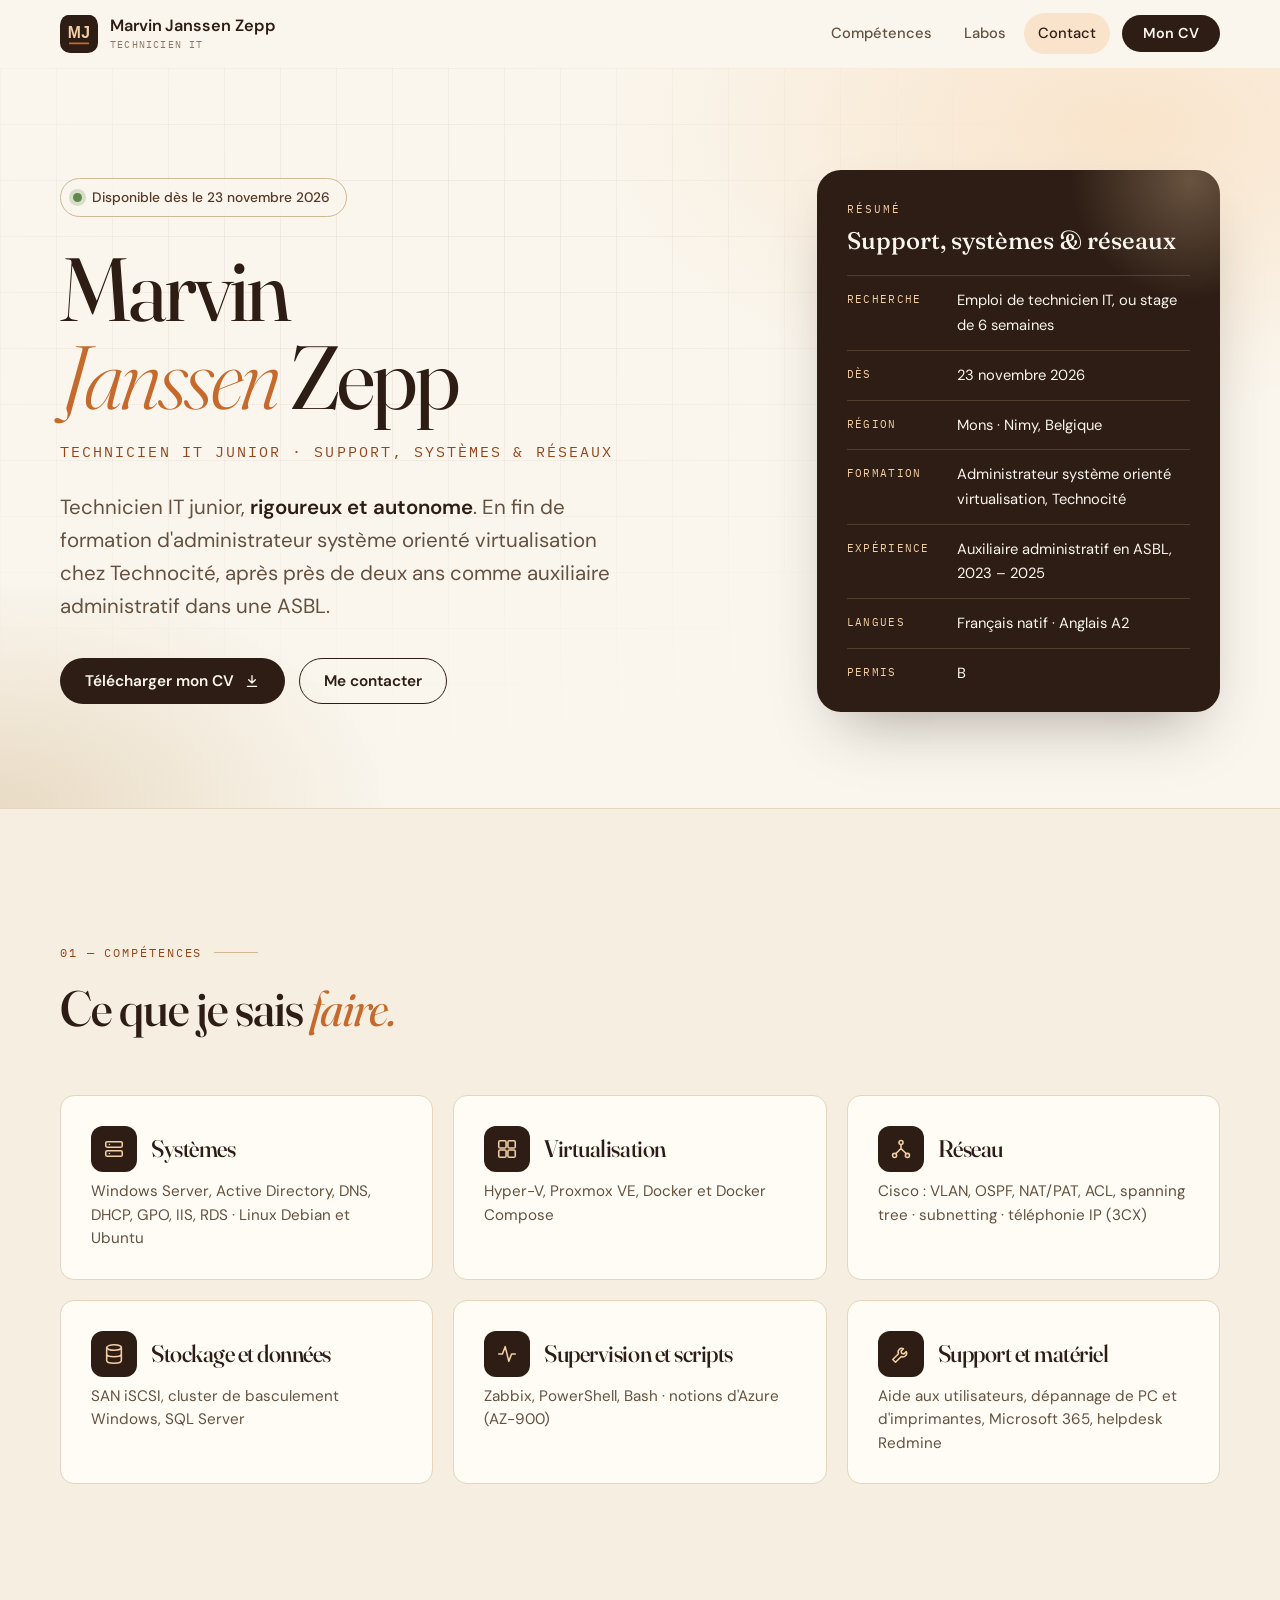
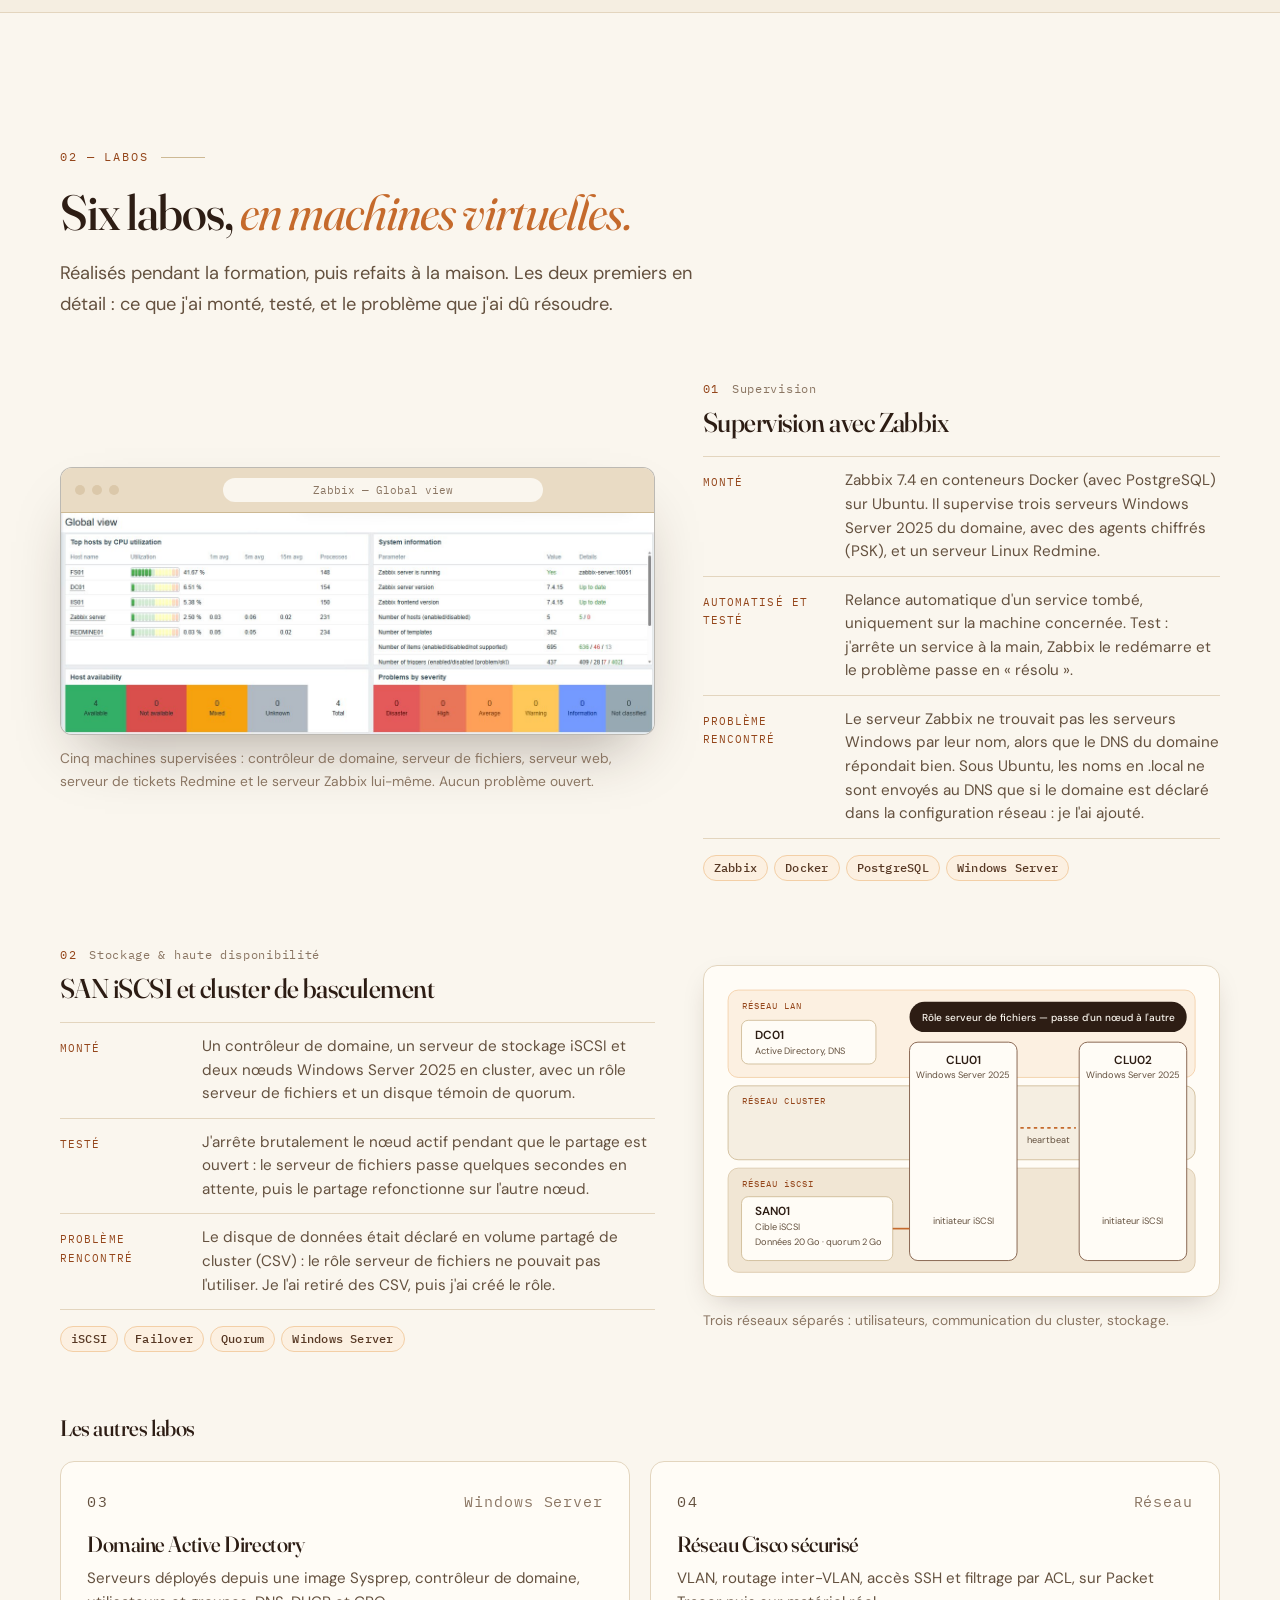
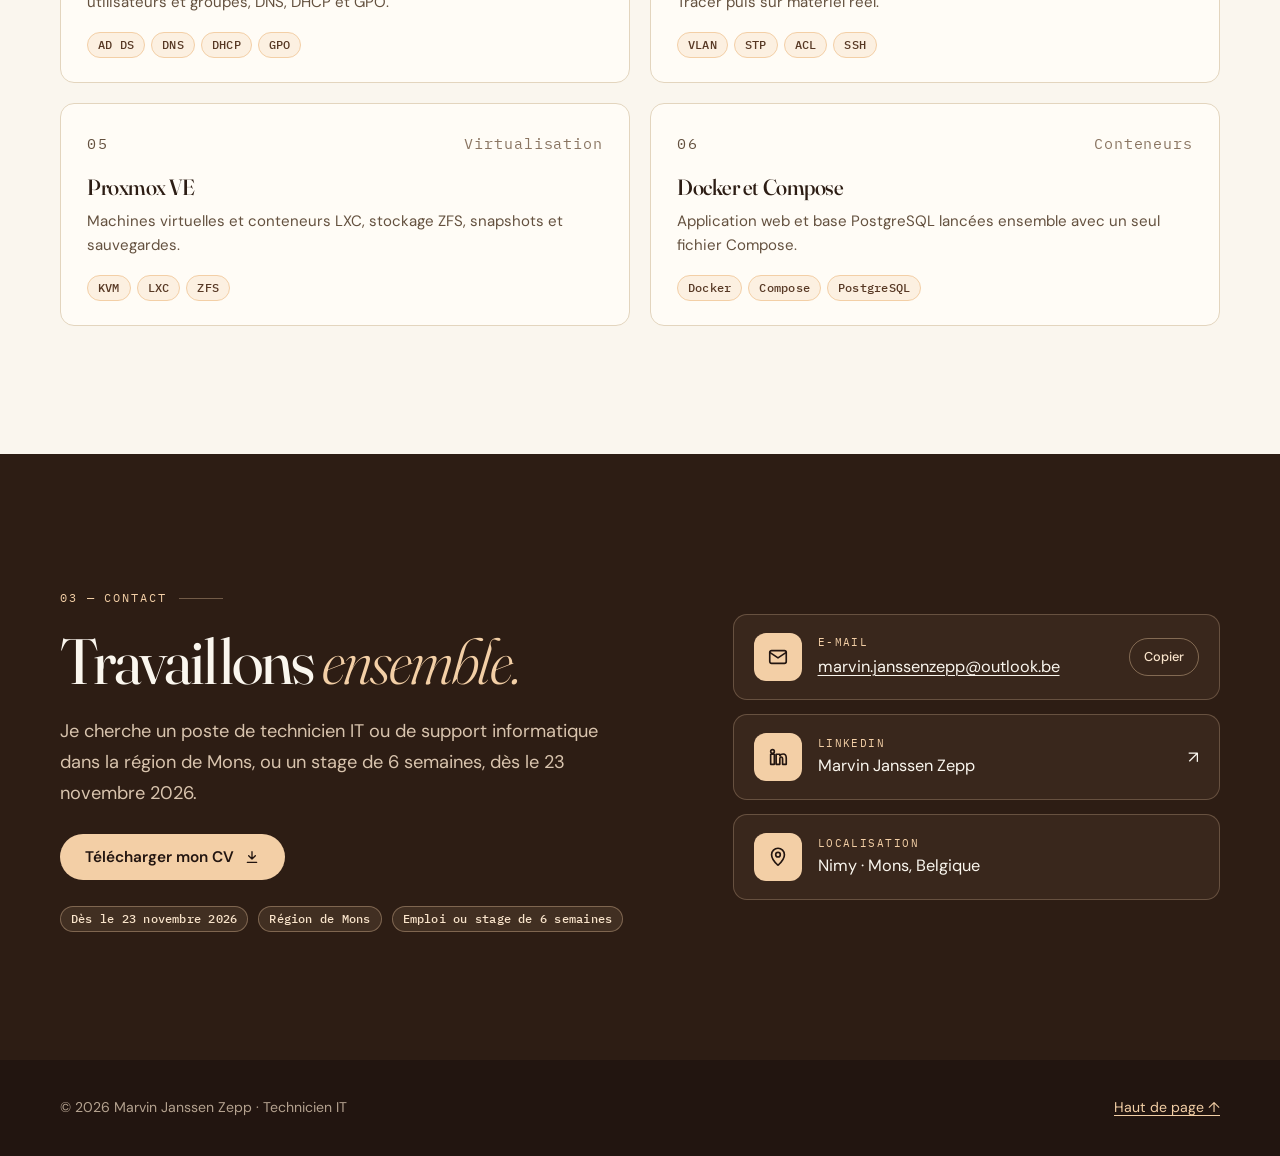
<file: index.html>
<!DOCTYPE html>
<html lang="fr">
<head>
    <meta charset="utf-8">
    <meta name="viewport" content="width=device-width, initial-scale=1">
    <title>Marvin Janssen Zepp — Technicien IT · support et infrastructure</title>
    <meta name="description" content="Portfolio de Marvin Janssen Zepp, technicien IT junior à Mons : Windows Server, Active Directory, Hyper-V, Proxmox, réseau Cisco, Zabbix, Docker. Disponible dès le 23 novembre 2026 pour un emploi ou un stage de 6 semaines.">
    <meta name="author" content="Marvin Janssen Zepp">
    <meta name="theme-color" content="#2D1D14">
    <link rel="canonical" href="https://marvin32165.github.io/Portfolio/">

    <meta property="og:type" content="website">
    <meta property="og:locale" content="fr_BE">
    <meta property="og:site_name" content="Marvin Janssen Zepp — Portfolio">
    <meta property="og:title" content="Marvin Janssen Zepp — Technicien IT · support et infrastructure">
    <meta property="og:description" content="Windows Server, Active Directory, Hyper-V, Proxmox, réseau Cisco, Zabbix, Docker. Technicien IT junior, rigoureux et autonome — disponible dès le 23 novembre 2026.">
    <meta property="og:url" content="https://marvin32165.github.io/Portfolio/">
    <meta property="og:image" content="https://marvin32165.github.io/Portfolio/assets/img/og.png">
    <meta property="og:image:width" content="1200">
    <meta property="og:image:height" content="630">
    <meta name="twitter:card" content="summary_large_image">

    <link rel="icon" href="assets/img/favicon.svg" type="image/svg+xml">

    <link rel="preconnect" href="https://fonts.googleapis.com">
    <link rel="preconnect" href="https://fonts.gstatic.com" crossorigin>
    <link href="https://fonts.googleapis.com/css2?family=DM+Sans:ital,opsz,wght@0,9..40,400;0,9..40,500;0,9..40,600;1,9..40,400&family=Fraunces:ital,opsz,wght@0,9..144,300;0,9..144,400;0,9..144,500;0,9..144,600;1,9..144,300;1,9..144,400&family=IBM+Plex+Mono:wght@400;500&display=swap" rel="stylesheet">
    <link rel="stylesheet" href="assets/css/style.css">

    <script type="application/ld+json">
    {
        "@context": "https://schema.org",
        "@type": "Person",
        "name": "Marvin Janssen Zepp",
        "jobTitle": "Technicien IT — support et infrastructure",
        "email": "mailto:marvin.janssenzepp@outlook.be",
        "url": "https://marvin32165.github.io/Portfolio/",
        "sameAs": ["https://www.linkedin.com/in/marvin-janssen-zepp"],
        "address": { "@type": "PostalAddress", "postalCode": "7020", "addressLocality": "Nimy (Mons)", "addressCountry": "BE" },
        "knowsLanguage": ["fr", "en"],
        "knowsAbout": ["Windows Server", "Active Directory", "Hyper-V", "Proxmox", "Cisco", "Zabbix", "Docker", "Support informatique"]
    }
    </script>
</head>
<body>
<a class="skip-link" href="#contenu">Aller au contenu</a>

<!-- ═════════ EN-TÊTE ═════════ -->
<header class="site-header">
    <div class="container site-header__inner">
        <a class="brand" href="#top" aria-label="Marvin Janssen Zepp — retour en haut">
            <span class="brand__mark" aria-hidden="true"><img src="assets/img/favicon.svg" alt="" width="38" height="38"></span>
            <span class="brand__name">Marvin Janssen Zepp
                <span class="brand__role">Technicien IT</span>
            </span>
        </a>

        <button class="nav-toggle" type="button" aria-expanded="false" aria-controls="nav" aria-label="Ouvrir le menu">
            <span class="nav-toggle__bars" aria-hidden="true"></span>
        </button>

        <nav class="nav" id="nav" aria-label="Navigation principale">
            <ul class="nav__list">
                <li><a class="nav__link" href="#competences">Compétences</a></li>
                <li><a class="nav__link" href="#labos">Labos</a></li>
                <li><a class="nav__link" href="#contact">Contact</a></li>
                <li><a class="btn btn--primary nav__cta" href="assets/cv/CV-Marvin-Janssen-Zepp.pdf" download>Mon CV</a></li>
            </ul>
        </nav>
    </div>
</header>

<main id="contenu">

<!-- ═════════ HÉRO ═════════ -->
<section class="hero" id="top">
    <div class="container">
        <div class="hero__grid">
            <div class="hero__text">
                <p class="hero__status reveal"><i aria-hidden="true"></i> Disponible dès le 23 novembre 2026</p>
                <h1 class="hero__name reveal" style="--d:.05s">Marvin<br><em>Janssen</em> Zepp</h1>
                <p class="hero__role reveal" style="--d:.1s">Technicien IT junior · support, systèmes &amp; réseaux</p>
                <p class="hero__lead reveal" style="--d:.15s">
                    Technicien IT junior, <strong>rigoureux et autonome</strong>. En fin de formation d'administrateur
                    système orienté virtualisation chez Technocité, après près de deux ans comme auxiliaire administratif dans une ASBL.
                </p>
                <div class="hero__actions reveal" style="--d:.2s">
                    <a class="btn btn--primary" href="assets/cv/CV-Marvin-Janssen-Zepp.pdf" download>
                        Télécharger mon CV
                        <svg viewBox="0 0 24 24" fill="none" stroke="currentColor" stroke-width="2" stroke-linecap="round" stroke-linejoin="round" aria-hidden="true"><path d="M12 4v11M7 10l5 5 5-5M5 20h14"/></svg>
                    </a>
                    <a class="btn btn--ghost" href="#contact">Me contacter</a>
                </div>
            </div>

            <aside class="hero__card reveal" style="--d:.18s" aria-label="Résumé du profil">
                <div class="idcard">
                    <p class="idcard__label">Résumé</p>
                    <p class="idcard__title">Support, systèmes &amp; réseaux</p>
                    <dl class="idcard__list">
                        <div><dt class="k">Recherche</dt><dd class="v">Emploi de technicien IT, ou stage de 6 semaines</dd></div>
                        <div><dt class="k">Dès</dt><dd class="v">23 novembre 2026</dd></div>
                        <div><dt class="k">Région</dt><dd class="v">Mons · Nimy, Belgique</dd></div>
                        <div><dt class="k">Formation</dt><dd class="v">Administrateur système orienté virtualisation, Technocité</dd></div>
                        <div><dt class="k">Expérience</dt><dd class="v">Auxiliaire administratif en ASBL, 2023 – 2025</dd></div>
                        <div><dt class="k">Langues</dt><dd class="v">Français natif · Anglais A2</dd></div>
                        <div><dt class="k">Permis</dt><dd class="v">B</dd></div>
                    </dl>
                </div>
            </aside>
        </div>

    </div>
</section>

<!-- ═════════ COMPÉTENCES ═════════ -->
<section class="section section--beige" id="competences">
    <div class="container">
        <div class="section__head reveal">
            <p class="section__num">01 — Compétences</p>
            <h2 class="section__title">Ce que je sais <em>faire.</em></h2>
        </div>

        <div class="skills">
            <article class="skill skill--compact reveal">
                <div class="skill__head">
                    <span class="skill__ico" aria-hidden="true"><svg viewBox="0 0 24 24" fill="none" stroke="currentColor" stroke-width="1.7" stroke-linecap="round" stroke-linejoin="round"><rect x="3" y="4" width="18" height="6" rx="1.5"/><rect x="3" y="14" width="18" height="6" rx="1.5"/><path d="M7 7h.01M7 17h.01"/></svg></span>
                    <h3>Systèmes</h3>
                </div>
                <p class="skill__desc">Windows Server, Active Directory, DNS, DHCP, GPO, IIS, RDS · Linux Debian et Ubuntu</p>
            </article>
            <article class="skill skill--compact reveal" style="--d:.06s">
                <div class="skill__head">
                    <span class="skill__ico" aria-hidden="true"><svg viewBox="0 0 24 24" fill="none" stroke="currentColor" stroke-width="1.7" stroke-linecap="round" stroke-linejoin="round"><rect x="3" y="3" width="8" height="8" rx="1.5"/><rect x="13" y="3" width="8" height="8" rx="1.5"/><rect x="3" y="13" width="8" height="8" rx="1.5"/><rect x="13" y="13" width="8" height="8" rx="1.5"/></svg></span>
                    <h3>Virtualisation</h3>
                </div>
                <p class="skill__desc">Hyper-V, Proxmox VE, Docker et Docker Compose</p>
            </article>
            <article class="skill skill--compact reveal">
                <div class="skill__head">
                    <span class="skill__ico" aria-hidden="true"><svg viewBox="0 0 24 24" fill="none" stroke="currentColor" stroke-width="1.7" stroke-linecap="round" stroke-linejoin="round"><circle cx="12" cy="5" r="2.2"/><circle cx="5" cy="19" r="2.2"/><circle cx="19" cy="19" r="2.2"/><path d="M12 7.2v4.3M12 11.5l-5.5 5.4M12 11.5l5.5 5.4"/></svg></span>
                    <h3>Réseau</h3>
                </div>
                <p class="skill__desc">Cisco : VLAN, OSPF, NAT/PAT, ACL, spanning tree · subnetting · téléphonie IP (3CX)</p>
            </article>
            <article class="skill skill--compact reveal" style="--d:.06s">
                <div class="skill__head">
                    <span class="skill__ico" aria-hidden="true"><svg viewBox="0 0 24 24" fill="none" stroke="currentColor" stroke-width="1.7" stroke-linecap="round" stroke-linejoin="round"><ellipse cx="12" cy="5" rx="8" ry="3"/><path d="M4 5v14c0 1.7 3.6 3 8 3s8-1.3 8-3V5M4 12c0 1.7 3.6 3 8 3s8-1.3 8-3"/></svg></span>
                    <h3>Stockage et données</h3>
                </div>
                <p class="skill__desc">SAN iSCSI, cluster de basculement Windows, SQL Server</p>
            </article>
            <article class="skill skill--compact reveal">
                <div class="skill__head">
                    <span class="skill__ico" aria-hidden="true"><svg viewBox="0 0 24 24" fill="none" stroke="currentColor" stroke-width="1.7" stroke-linecap="round" stroke-linejoin="round"><path d="M3 12h4l3-8 4 16 3-8h4"/></svg></span>
                    <h3>Supervision et scripts</h3>
                </div>
                <p class="skill__desc">Zabbix, PowerShell, Bash · notions d'Azure (AZ-900)</p>
            </article>
            <article class="skill skill--compact reveal" style="--d:.06s">
                <div class="skill__head">
                    <span class="skill__ico" aria-hidden="true"><svg viewBox="0 0 24 24" fill="none" stroke="currentColor" stroke-width="1.7" stroke-linecap="round" stroke-linejoin="round"><path d="M14.7 6.3a4 4 0 0 0-5.4 5.4L3 18l3 3 6.3-6.3a4 4 0 0 0 5.4-5.4l-2.6 2.6-2.4-.6-.6-2.4z"/></svg></span>
                    <h3>Support et matériel</h3>
                </div>
                <p class="skill__desc">Aide aux utilisateurs, dépannage de PC et d'imprimantes, Microsoft 365, helpdesk Redmine</p>
            </article>
        </div>
    </div>
</section>

<!-- ═════════ LABOS ═════════ -->
<section class="section" id="labos">
    <div class="container">
        <div class="section__head reveal">
            <p class="section__num">02 — Labos</p>
            <h2 class="section__title">Six labos, <em>en machines virtuelles.</em></h2>
            <p class="section__lead">Réalisés pendant la formation, puis refaits à la maison. Les deux premiers en détail : ce que j'ai monté, testé, et le problème que j'ai dû résoudre.</p>
        </div>

        <article class="feature reveal">
            <div class="feature__visual">
                <div class="browser">
                    <div class="browser__bar" aria-hidden="true"><i></i><i></i><i></i><span>Zabbix — Global view</span></div>
                    <img src="assets/img/zabbix-global-view.jpg" width="1228" height="458" alt="Tableau de bord Global view de mon serveur Zabbix 7.4 : cinq hôtes supervisés (FS01, DC01, IIS01, le serveur Zabbix et REDMINE01), aucun hôte indisponible et aucun problème ouvert." loading="lazy">
                </div>
                <p class="feature__caption">Cinq machines supervisées : contrôleur de domaine, serveur de fichiers, serveur web, serveur de tickets Redmine et le serveur Zabbix lui-même. Aucun problème ouvert.</p>
            </div>
            <div class="feature__text">
                <p class="lab__n">01 <span>Supervision</span></p>
                <h3>Supervision avec Zabbix</h3>
                <dl class="feature__facts">
                        <div><dt>Monté</dt><dd>Zabbix 7.4 en conteneurs Docker (avec PostgreSQL) sur Ubuntu. Il supervise trois serveurs Windows Server 2025 du domaine, avec des agents chiffrés (PSK), et un serveur Linux Redmine.</dd></div>
                        <div><dt>Automatisé et testé</dt><dd>Relance automatique d'un service tombé, uniquement sur la machine concernée. Test : j'arrête un service à la main, Zabbix le redémarre et le problème passe en « résolu ».</dd></div>
                        <div><dt>Problème rencontré</dt><dd>Le serveur Zabbix ne trouvait pas les serveurs Windows par leur nom, alors que le DNS du domaine répondait bien. Sous Ubuntu, les noms en .local ne sont envoyés au DNS que si le domaine est déclaré dans la configuration réseau : je l'ai ajouté.</dd></div>
                </dl>
                <div class="lab__tags"><span class="tag">Zabbix</span><span class="tag">Docker</span><span class="tag">PostgreSQL</span><span class="tag">Windows Server</span></div>
            </div>
        </article>

        <article class="feature feature--flip reveal">
            <div class="feature__visual">
                <div class="feature__frame">
                    <svg class="feature__diagram" viewBox="0 0 580 360" role="img" aria-labelledby="schema-cluster-titre">
                            <title id="schema-cluster-titre">Schéma du lab : un contrôleur de domaine et le rôle serveur de fichiers sur le réseau LAN, deux nœuds de cluster reliés par un réseau dédié, et un serveur de stockage iSCSI sur un troisième réseau.</title>
                            <rect class="d-band d-band--lan" x="12" y="12" width="556" height="104" rx="12"/>
                            <rect class="d-band d-band--clu" x="12" y="126" width="556" height="88" rx="12"/>
                            <rect class="d-band d-band--san" x="12" y="224" width="556" height="124" rx="12"/>
                            <text class="d-net" x="28" y="34">RÉSEAU LAN</text>
                            <text class="d-net" x="28" y="148">RÉSEAU CLUSTER</text>
                            <text class="d-net" x="28" y="246">RÉSEAU iSCSI</text>

                            <rect class="d-box" x="28" y="48" width="160" height="52" rx="8"/>
                            <text class="d-name" x="44" y="70">DC01</text>
                            <text class="d-sub" x="44" y="88">Active Directory, DNS</text>

                            <rect class="d-box" x="28" y="258" width="180" height="76" rx="8"/>
                            <text class="d-name" x="44" y="280">SAN01</text>
                            <text class="d-sub" x="44" y="298">Cible iSCSI</text>
                            <text class="d-sub" x="44" y="316">Données 20 Go · quorum 2 Go</text>

                            <rect class="d-node" x="228" y="74" width="128" height="260" rx="10"/>
                            <rect class="d-node" x="430" y="74" width="128" height="260" rx="10"/>
                            <text class="d-name" x="292" y="100" text-anchor="middle">CLU01</text>
                            <text class="d-sub" x="292" y="117" text-anchor="middle">Windows Server 2025</text>
                            <text class="d-name" x="494" y="100" text-anchor="middle">CLU02</text>
                            <text class="d-sub" x="494" y="117" text-anchor="middle">Windows Server 2025</text>

                            <rect class="d-role" x="228" y="26" width="330" height="36" rx="18"/>
                            <text class="d-role-t" x="393" y="49" text-anchor="middle">Rôle serveur de fichiers — passe d'un nœud à l'autre</text>

                            <line class="d-link d-link--hb" x1="360" y1="176" x2="426" y2="176"/>
                            <text class="d-sub" x="393" y="194" text-anchor="middle">heartbeat</text>
                            <text class="d-sub" x="292" y="290" text-anchor="middle">initiateur iSCSI</text>
                            <text class="d-sub" x="494" y="290" text-anchor="middle">initiateur iSCSI</text>
                            <line class="d-link" x1="208" y1="296" x2="228" y2="296"/>
                        </svg>
                </div>
                <p class="feature__caption">Trois réseaux séparés : utilisateurs, communication du cluster, stockage.</p>
            </div>
            <div class="feature__text">
                <p class="lab__n">02 <span>Stockage &amp; haute disponibilité</span></p>
                <h3>SAN iSCSI et cluster de basculement</h3>
                <dl class="feature__facts">
                        <div><dt>Monté</dt><dd>Un contrôleur de domaine, un serveur de stockage iSCSI et deux nœuds Windows Server 2025 en cluster, avec un rôle serveur de fichiers et un disque témoin de quorum.</dd></div>
                        <div><dt>Testé</dt><dd>J'arrête brutalement le nœud actif pendant que le partage est ouvert : le serveur de fichiers passe quelques secondes en attente, puis le partage refonctionne sur l'autre nœud.</dd></div>
                        <div><dt>Problème rencontré</dt><dd>Le disque de données était déclaré en volume partagé de cluster (CSV) : le rôle serveur de fichiers ne pouvait pas l'utiliser. Je l'ai retiré des CSV, puis j'ai créé le rôle.</dd></div>
                </dl>
                <div class="lab__tags"><span class="tag">iSCSI</span><span class="tag">Failover</span><span class="tag">Quorum</span><span class="tag">Windows Server</span></div>
            </div>
        </article>

        <h3 class="labs__sub reveal">Les autres labos</h3>
        <div class="labs labs--four">
            <article class="lab reveal">
                <p class="lab__n">03 <span>Windows Server</span></p>
                <h3>Domaine Active Directory</h3>
                <p>Serveurs déployés depuis une image Sysprep, contrôleur de domaine, utilisateurs et groupes, DNS, DHCP et GPO.</p>
                <div class="lab__tags"><span class="tag">AD DS</span><span class="tag">DNS</span><span class="tag">DHCP</span><span class="tag">GPO</span></div>
            </article>
            <article class="lab reveal" style="--d:.12s">
                <p class="lab__n">04 <span>Réseau</span></p>
                <h3>Réseau Cisco sécurisé</h3>
                <p>VLAN, routage inter-VLAN, accès SSH et filtrage par ACL, sur Packet Tracer puis sur matériel réel.</p>
                <div class="lab__tags"><span class="tag">VLAN</span><span class="tag">STP</span><span class="tag">ACL</span><span class="tag">SSH</span></div>
            </article>
            <article class="lab reveal" style="--d:.06s">
                <p class="lab__n">05 <span>Virtualisation</span></p>
                <h3>Proxmox VE</h3>
                <p>Machines virtuelles et conteneurs LXC, stockage ZFS, snapshots et sauvegardes.</p>
                <div class="lab__tags"><span class="tag">KVM</span><span class="tag">LXC</span><span class="tag">ZFS</span></div>
            </article>
            <article class="lab reveal" style="--d:.12s">
                <p class="lab__n">06 <span>Conteneurs</span></p>
                <h3>Docker et Compose</h3>
                <p>Application web et base PostgreSQL lancées ensemble avec un seul fichier Compose.</p>
                <div class="lab__tags"><span class="tag">Docker</span><span class="tag">Compose</span><span class="tag">PostgreSQL</span></div>
            </article>
        </div>
    </div>
</section>

<!-- ═════════ CONTACT ═════════ -->
<section class="section section--dark" id="contact">
    <div class="container">
        <div class="contact">
            <div class="reveal">
                <p class="section__num">03 — Contact</p>
                <h2 class="contact__title">Travaillons <em>ensemble.</em></h2>
                <p class="contact__lead">Je cherche un poste de technicien IT ou de support informatique dans la région de Mons, ou un stage de 6 semaines, dès le 23 novembre 2026.</p>
                <p class="contact__cv"><a class="btn btn--peach" href="assets/cv/CV-Marvin-Janssen-Zepp.pdf" download>Télécharger mon CV <svg viewBox="0 0 24 24" fill="none" stroke="currentColor" stroke-width="2" stroke-linecap="round" stroke-linejoin="round" aria-hidden="true"><path d="M12 4v11M7 10l5 5 5-5M5 20h14"/></svg></a></p>
                <div class="contact__avail">
                    <span class="tag">Dès le 23 novembre 2026</span>
                    <span class="tag">Région de Mons</span>
                    <span class="tag">Emploi ou stage de 6 semaines</span>
                </div>
            </div>

            <ul class="contact__list reveal" style="--d:.1s">
                <li class="contact__item">
                    <span class="contact__ico" aria-hidden="true"><svg viewBox="0 0 24 24" fill="none" stroke="currentColor" stroke-width="1.8" stroke-linecap="round" stroke-linejoin="round"><rect x="3" y="5" width="18" height="14" rx="2"/><path d="M3 7l9 6 9-6"/></svg></span>
                    <div><p class="contact__k">E-mail</p><a class="contact__v" style="color:inherit" href="mailto:marvin.janssenzepp@outlook.be">marvin.janssenzepp@outlook.be</a></div>
                    <button class="copy-btn" type="button" data-copy="marvin.janssenzepp@outlook.be" hidden>Copier</button>
                </li>
                <li>
                    <a class="contact__item" href="https://www.linkedin.com/in/marvin-janssen-zepp" target="_blank" rel="noopener noreferrer">
                        <span class="contact__ico" aria-hidden="true"><svg viewBox="0 0 24 24" fill="none" stroke="currentColor" stroke-width="1.8" stroke-linecap="round" stroke-linejoin="round"><path d="M4 9h4v11H4zM6 4a2 2 0 1 1 0 4 2 2 0 0 1 0-4zM10 9h4v1.6c.7-1.1 2-1.9 3.6-1.9 3 0 3.4 2 3.4 4.5V20h-4v-5.7c0-1.3-.2-2.3-1.6-2.3s-1.4 1.1-1.4 2.3V20h-4z"/></svg></span>
                        <div><p class="contact__k">LinkedIn</p><p class="contact__v">Marvin Janssen Zepp<span class="sr-only"> (nouvel onglet)</span></p></div>
                        <span aria-hidden="true">↗</span>
                    </a>
                </li>
                <li class="contact__item">
                    <span class="contact__ico" aria-hidden="true"><svg viewBox="0 0 24 24" fill="none" stroke="currentColor" stroke-width="1.8" stroke-linecap="round" stroke-linejoin="round"><path d="M12 21s7-6.2 7-11.5A7 7 0 0 0 5 9.5C5 14.8 12 21 12 21z"/><circle cx="12" cy="9.5" r="2.5"/></svg></span>
                    <div><p class="contact__k">Localisation</p><p class="contact__v">Nimy · Mons, Belgique</p></div>
                </li>
            </ul>
        </div>
    </div>
</section>

</main>

<!-- ═════════ PIED DE PAGE ═════════ -->
<footer class="site-footer">
    <div class="container site-footer__inner">
        <p>© <span id="year">2026</span> Marvin Janssen Zepp · Technicien IT</p>
        <p class="site-footer__links"><a href="#top">Haut de page ↑</a></p>
    </div>
</footer>

<script src="assets/js/main.js" defer></script>
</body>
</html>
</file>
<file: assets/css/style.css>
/* ══════════════════════════════════════════════════════════════════
   PORTFOLIO — Marvin Janssen Zepp
   Palette : brun, blanc cassé, orange pâle, beige.
   Aucune dépendance, aucun build. Un seul fichier de style.

   Sommaire
     1. Jetons (couleurs, typographie, espacements)
     2. Base
     3. Composants génériques
     4. En-tête & navigation
     5. Héro
     6. Sections : profil, compétences, parcours, projet, labos, méthode, contact
     7. Pied de page
     8. Mouvement & accessibilité
     9. Responsive
    10. Impression
   ══════════════════════════════════════════════════════════════════ */

/* ── 1. Jetons ─────────────────────────────────────────────────── */
:root {
    /* Bruns */
    --brown-950: #221510;
    --brown-900: #2D1D14;
    --brown-800: #3D281A;
    --brown-700: #573824;
    --brown-600: #76503A;

    /* Blanc cassé & beiges */
    --cream:     #FAF6EE;
    --cream-2:   #F5EEE1;
    --beige:     #E9DBC4;
    --beige-2:   #DBC8AA;
    --line:      #E3D5BE;
    --line-2:    #CDB994;

    /* Orange pâle & accent */
    --peach:     #F3CFA6;
    --peach-2:   #F9E4CB;
    --peach-3:   #FCF0E1;
    --orange:    #C56A2C;   /* accent : filets, puces, gros titres */
    --orange-ink:#94461B;   /* accent en texte sur fond clair (contraste ≥ 6:1) */

    /* Encre */
    --ink:       #2A1B12;
    --ink-soft:  #64513F;   /* contraste ≥ 6:1 sur --cream */
    --ink-faint: #8A7562;

    /* Typographie */
    --font-display: 'Fraunces', 'Iowan Old Style', 'Palatino Linotype', Georgia, serif;
    --font-body:    'DM Sans', system-ui, -apple-system, 'Segoe UI', sans-serif;
    --font-mono:    'IBM Plex Mono', ui-monospace, 'Cascadia Code', Consolas, monospace;

    /* Gabarit */
    --measure: 1160px;
    --gutter: clamp(20px, 4vw, 40px);
    --section-y: clamp(72px, 10vw, 128px);
    --r-sm: 6px;
    --r:    14px;
    --r-lg: 24px;

    --shadow-sm: 0 1px 2px rgba(45, 29, 20, .08);
    --shadow:    0 10px 30px -12px rgba(45, 29, 20, .28);
    --shadow-lg: 0 30px 60px -24px rgba(45, 29, 20, .38);

    --header-h: 68px;
}

/* ── 2. Base ───────────────────────────────────────────────────── */
*, *::before, *::after { box-sizing: border-box; }
* { margin: 0; }

html {
    scroll-padding-top: calc(var(--header-h) + 16px);
    -webkit-text-size-adjust: 100%;
    text-size-adjust: 100%;
}
@media (prefers-reduced-motion: no-preference) { html { scroll-behavior: smooth; } }

body {
    font-family: var(--font-body);
    font-size: 1.0625rem;
    line-height: 1.68;
    color: var(--ink);
    background: var(--cream);
    -webkit-font-smoothing: antialiased;
    text-rendering: optimizeLegibility;
}

img, svg { display: block; max-width: 100%; }
img { height: auto; }
a { color: var(--orange-ink); text-underline-offset: 3px; text-decoration-thickness: 1px; }
a:hover { color: var(--brown-800); }
ul, ol { padding: 0; list-style: none; }
button { font: inherit; color: inherit; cursor: pointer; }

::selection { background: var(--peach); color: var(--brown-950); }

:focus-visible {
    outline: 2px solid var(--orange);
    outline-offset: 3px;
    border-radius: 3px;
}

h1, h2, h3, h4 {
    font-family: var(--font-display);
    font-weight: 500;
    line-height: 1.1;
    letter-spacing: -.02em;
    color: var(--brown-900);
    font-variation-settings: 'opsz' 96;
}

.skip-link {
    position: absolute; left: 16px; top: -60px; z-index: 200;
    background: var(--brown-900); color: var(--cream);
    padding: 10px 16px; border-radius: var(--r-sm); text-decoration: none;
    transition: top .15s ease;
}
.skip-link:focus { top: 12px; }

.container { width: 100%; max-width: calc(var(--measure) + var(--gutter) * 2); margin: 0 auto; padding: 0 var(--gutter); }

.sr-only {
    position: absolute; width: 1px; height: 1px; padding: 0; margin: -1px;
    overflow: hidden; clip: rect(0 0 0 0); white-space: nowrap; border: 0;
}

/* ── 3. Composants génériques ──────────────────────────────────── */
.eyebrow {
    font-family: var(--font-mono);
    font-size: .74rem;
    font-weight: 500;
    letter-spacing: .16em;
    text-transform: uppercase;
    color: var(--orange-ink);
}

.section { padding: var(--section-y) 0; position: relative; }
.section--beige { background: var(--cream-2); border-block: 1px solid var(--line); }
.section--dark  { background: var(--brown-900); color: var(--peach-2); }
.section--dark h2, .section--dark h3 { color: var(--cream); }
.section--dark .eyebrow { color: var(--peach); }

.section__head { max-width: 46rem; margin-bottom: clamp(36px, 5vw, 60px); }
.section__num {
    display: inline-flex; align-items: center; gap: 12px;
    font-family: var(--font-mono); font-size: .74rem; letter-spacing: .16em;
    text-transform: uppercase; color: var(--orange-ink); margin-bottom: 18px;
}
.section__num::after { content: ""; width: 44px; height: 1px; background: var(--line-2); }
.section--dark .section__num { color: var(--peach); }
.section--dark .section__num::after { background: rgba(243, 207, 166, .35); }
.section__title { font-size: clamp(2rem, 4.4vw, 3.1rem); margin-bottom: 18px; }
.section__title em { font-style: italic; color: var(--orange); font-weight: 400; }
.section__lead { font-size: 1.14rem; color: var(--ink-soft); max-width: 40rem; }
.section--dark .section__lead { color: rgba(249, 228, 203, .82); }

.btn {
    display: inline-flex; align-items: center; justify-content: center; gap: 10px;
    padding: 14px 24px; border-radius: 999px;
    font-family: var(--font-body); font-weight: 600; font-size: .96rem; line-height: 1;
    text-decoration: none; border: 1.5px solid transparent;
    transition: background .18s ease, color .18s ease, border-color .18s ease, transform .18s ease;
}
.btn svg { width: 16px; height: 16px; flex-shrink: 0; transition: transform .18s ease; }
.btn:hover svg { transform: translateX(3px); }
.btn--primary { background: var(--brown-900); color: var(--cream); }
.btn--primary:hover { background: var(--orange-ink); color: #fff; }
.btn--ghost { border-color: var(--brown-900); color: var(--brown-900); background: transparent; }
.btn--ghost:hover { background: var(--brown-900); color: var(--cream); }
.btn--peach { background: var(--peach); color: var(--brown-950); }
.btn--peach:hover { background: var(--peach-2); color: var(--brown-950); }
.btn--outline-light { border-color: rgba(250, 246, 238, .45); color: var(--cream); }
.btn--outline-light:hover { border-color: var(--peach); color: var(--peach); }

.tag {
    display: inline-block; font-family: var(--font-mono); font-size: .72rem; font-weight: 500;
    padding: 4px 10px; border-radius: 999px;
    background: var(--peach-3); color: var(--brown-700); border: 1px solid var(--peach);
    letter-spacing: .02em; line-height: 1.4;
}
.tag--plain { background: var(--cream-2); border-color: var(--line); color: var(--ink-soft); }

/* ── 4. En-tête & navigation ───────────────────────────────────── */
.site-header {
    position: sticky; top: 0; z-index: 100; height: var(--header-h);
    background: rgba(250, 246, 238, .86);
    -webkit-backdrop-filter: saturate(1.4) blur(12px);
    backdrop-filter: saturate(1.4) blur(12px);
    border-bottom: 1px solid transparent;
    transition: border-color .2s ease, box-shadow .2s ease;
}
.site-header.is-scrolled { border-bottom-color: var(--line); box-shadow: 0 6px 20px -16px rgba(45, 29, 20, .5); }
.site-header__inner { height: 100%; display: flex; align-items: center; justify-content: space-between; gap: 24px; }

.brand { display: inline-flex; align-items: center; gap: 12px; text-decoration: none; color: var(--brown-900); }
.brand__mark {
    width: 38px; height: 38px; border-radius: 10px; flex-shrink: 0;
    background: var(--brown-900); color: var(--peach);
    display: flex; flex-direction: column; align-items: center; justify-content: center; gap: 4px;
    font-family: var(--font-body); font-size: .98rem; font-weight: 700; letter-spacing: .02em; line-height: 1;
    padding-top: 2px;
}
.brand__mark::after { content: ""; width: 21px; height: 2px; border-radius: 1px; background: var(--orange); }
.brand__mark img { display: block; width: 100%; height: 100%; }
.brand__name { font-family: var(--font-body); font-weight: 600; font-size: 1.02rem; letter-spacing: -.005em; line-height: 1.15; }
.brand__role { display: block; font-family: var(--font-mono); font-size: .62rem; font-weight: 400; letter-spacing: .12em; text-transform: uppercase; color: var(--ink-faint); margin-top: 3px; }

.nav__list { display: flex; align-items: center; gap: 4px; }
.nav__link {
    position: relative; display: block; padding: 8px 14px; border-radius: 999px;
    font-size: .92rem; font-weight: 500; color: var(--ink-soft); text-decoration: none;
    transition: color .15s ease, background .15s ease;
}
.nav__link:hover { color: var(--brown-900); background: var(--cream-2); }
.nav__link[aria-current="true"] { color: var(--brown-900); background: var(--peach-2); }
.nav__cta { margin-left: 8px; padding: 10px 20px; font-size: .9rem; }

.nav-toggle {
    display: none; width: 44px; height: 44px; border-radius: 12px; border: 1px solid var(--line-2);
    background: var(--cream); align-items: center; justify-content: center;
}
.nav-toggle__bars, .nav-toggle__bars::before, .nav-toggle__bars::after {
    display: block; width: 18px; height: 2px; background: var(--brown-900); border-radius: 2px;
    transition: transform .2s ease, opacity .2s ease;
}
.nav-toggle__bars { position: relative; }
.nav-toggle__bars::before, .nav-toggle__bars::after { content: ""; position: absolute; left: 0; }
.nav-toggle__bars::before { top: -6px; }
.nav-toggle__bars::after  { top: 6px; }
.nav-toggle[aria-expanded="true"] .nav-toggle__bars { background: transparent; }
.nav-toggle[aria-expanded="true"] .nav-toggle__bars::before { top: 0; transform: rotate(45deg); }
.nav-toggle[aria-expanded="true"] .nav-toggle__bars::after  { top: 0; transform: rotate(-45deg); }

/* ── 5. Héro ───────────────────────────────────────────────────── */
.hero {
    position: relative; overflow: hidden;
    padding: clamp(56px, 8vw, 104px) 0 clamp(64px, 8vw, 96px);
    background:
        radial-gradient(60% 55% at 88% 8%, var(--peach-2) 0%, rgba(249, 228, 203, 0) 70%),
        radial-gradient(45% 45% at 0% 100%, var(--beige) 0%, rgba(233, 219, 196, 0) 70%),
        var(--cream);
}
/* quadrillage discret, comme un plan d'adressage */
.hero::before {
    content: ""; position: absolute; inset: 0; pointer-events: none;
    background-image:
        linear-gradient(to right, rgba(87, 56, 36, .06) 1px, transparent 1px),
        linear-gradient(to bottom, rgba(87, 56, 36, .06) 1px, transparent 1px);
    background-size: 56px 56px;
    -webkit-mask-image: radial-gradient(70% 80% at 30% 30%, #000 20%, transparent 78%);
    mask-image: radial-gradient(70% 80% at 30% 30%, #000 20%, transparent 78%);
}
.hero__grid { position: relative; display: grid; grid-template-columns: minmax(0, 1.35fr) minmax(0, .8fr); gap: clamp(32px, 6vw, 80px); align-items: center; }

.hero__status {
    display: inline-flex; align-items: center; gap: 10px; padding: 7px 16px 7px 12px;
    border: 1px solid var(--line-2); border-radius: 999px; background: rgba(250, 246, 238, .8);
    font-size: .86rem; color: var(--brown-700); font-weight: 500; margin-bottom: 28px;
}
.hero__status i {
    width: 9px; height: 9px; border-radius: 50%; background: #5E8A4A;
    box-shadow: 0 0 0 4px rgba(94, 138, 74, .22);
}
.hero__name {
    font-size: clamp(2.9rem, 7.6vw, 5.6rem);
    font-weight: 400; letter-spacing: -.035em; line-height: .98;
    margin-bottom: 20px;
}
.hero__name em { font-style: italic; color: var(--orange); font-weight: 300; }
.hero__role {
    font-family: var(--font-mono); font-size: clamp(.8rem, 1.3vw, .92rem); letter-spacing: .14em;
    text-transform: uppercase; color: var(--orange-ink); margin-bottom: 26px;
}
.hero__lead { font-size: clamp(1.08rem, 1.7vw, 1.28rem); color: var(--ink-soft); max-width: 36rem; line-height: 1.6; }
.hero__lead strong { color: var(--brown-900); font-weight: 600; }
.hero__actions { display: flex; flex-wrap: wrap; gap: 14px; margin-top: 36px; }

.idcard {
    position: relative; background: var(--brown-900); color: var(--peach-2);
    border-radius: var(--r-lg); padding: 30px 30px 26px; box-shadow: var(--shadow-lg);
    isolation: isolate; overflow: hidden;
}
.idcard::before {
    content: ""; position: absolute; z-index: -1; width: 240px; height: 240px; border-radius: 50%;
    right: -90px; top: -110px; background: radial-gradient(circle, rgba(243, 207, 166, .3), rgba(243, 207, 166, 0) 70%);
}
.idcard__label { font-family: var(--font-mono); font-size: .68rem; letter-spacing: .18em; text-transform: uppercase; color: var(--peach); }
.idcard__title { font-family: var(--font-display); font-size: 1.5rem; font-weight: 500; color: var(--cream); margin: 8px 0 20px; line-height: 1.2; }
.idcard__list { display: grid; margin: 0; }
.idcard__list > div { display: grid; grid-template-columns: 96px 1fr; gap: 14px; padding: 12px 0; border-top: 1px solid rgba(243, 207, 166, .18); font-size: .92rem; }
.idcard__list > div:last-child { padding-bottom: 0; }
.idcard__list dt { font-family: var(--font-mono); font-size: .66rem; letter-spacing: .12em; text-transform: uppercase; color: var(--peach); padding-top: 3px; }
.idcard__list dd { margin: 0; color: var(--cream); }

.stats { position: relative; margin-top: clamp(48px, 7vw, 80px); display: grid; grid-template-columns: repeat(4, minmax(0, 1fr)); border-top: 1px solid var(--line-2); }
.stat { padding: 26px 24px 0 0; }
.stat + .stat { padding-left: 24px; border-left: 1px solid var(--line); }
.stat__n { font-family: var(--font-display); font-size: clamp(2rem, 4vw, 3rem); font-weight: 400; color: var(--brown-900); letter-spacing: -.03em; line-height: 1; }
.stat__n small { font-size: .5em; color: var(--orange); font-weight: 500; margin-left: 2px; }
.stat__l { margin-top: 8px; font-size: .88rem; color: var(--ink-soft); line-height: 1.45; }

/* ── 6. Sections ───────────────────────────────────────────────── */

/* Profil */
.about { display: grid; grid-template-columns: minmax(0, 1.1fr) minmax(0, .9fr); gap: clamp(32px, 6vw, 88px); align-items: start; }
.about__text p { color: var(--ink-soft); margin-bottom: 1.15em; max-width: 38rem; }
.about__text p:first-child { font-size: 1.22rem; color: var(--ink); line-height: 1.55; }
.about__text strong { color: var(--brown-900); font-weight: 600; }
.values { display: grid; gap: 14px; }
.value { display: grid; grid-template-columns: 44px 1fr; gap: 16px; padding: 20px; border: 1px solid var(--line); border-radius: var(--r); background: #FFFCF6; }
.value__ico { width: 44px; height: 44px; border-radius: 12px; background: var(--peach-2); color: var(--orange-ink); display: grid; place-items: center; }
.value__ico svg { width: 22px; height: 22px; }
.value h3 { font-family: var(--font-body); font-size: 1rem; font-weight: 600; letter-spacing: 0; margin-bottom: 4px; color: var(--brown-900); }
.value p { font-size: .92rem; color: var(--ink-soft); line-height: 1.55; }

/* Compétences */
.skills { display: grid; grid-template-columns: repeat(2, minmax(0, 1fr)); gap: 20px; }
.skills:has(.skill--compact) { grid-template-columns: repeat(3, minmax(0, 1fr)); }
.skill--compact { padding: 24px 24px 22px; }
.skill--compact h3 { font-size: 1.28rem; }
.skill--compact .skill__desc { margin: 6px 0 0; font-size: .95rem; line-height: 1.55; }
.contact__cv { margin-top: 26px; }
.skill { background: #FFFCF6; border: 1px solid var(--line); border-radius: var(--r); padding: 30px 30px 28px; transition: border-color .2s ease, transform .2s ease, box-shadow .2s ease; }
.skill:hover { border-color: var(--line-2); transform: translateY(-3px); box-shadow: var(--shadow); }
.skill__head { display: flex; align-items: center; gap: 14px; margin-bottom: 8px; }
.skill__ico { width: 46px; height: 46px; border-radius: 12px; background: var(--brown-900); color: var(--peach); display: grid; place-items: center; flex-shrink: 0; }
.skill__ico svg { width: 22px; height: 22px; }
.skill h3 { font-size: 1.5rem; font-weight: 500; }
.skill__desc { color: var(--ink-soft); font-size: .96rem; margin-bottom: 18px; }
.skill__list { display: grid; gap: 0; border-top: 1px solid var(--line); }
.skill__list li { display: flex; gap: 12px; padding: 10px 0; border-bottom: 1px solid var(--line); font-size: .95rem; line-height: 1.5; }
.skill__list li:last-child { border-bottom: none; padding-bottom: 0; }
.skill__list li::before { content: ""; flex-shrink: 0; width: 7px; height: 7px; margin-top: .55em; border-radius: 50%; background: var(--orange); }
.skill__list b { font-weight: 600; color: var(--brown-900); }
.skill__list span { color: var(--ink-soft); }

.langs { margin-top: 20px; display: grid; grid-template-columns: repeat(3, minmax(0, 1fr)); gap: 20px; }
.mini { border: 1px solid var(--line); border-radius: var(--r); padding: 20px 24px; background: var(--cream); }
.mini__label { font-family: var(--font-mono); font-size: .68rem; letter-spacing: .16em; text-transform: uppercase; color: var(--orange-ink); margin-bottom: 10px; }
.mini ul { display: grid; gap: 6px; }
.mini li { font-size: .95rem; display: flex; justify-content: space-between; gap: 10px; }
.mini li span { color: var(--ink-faint); font-size: .86rem; }

/* Parcours */
.timeline { position: relative; display: grid; gap: 0; }
.timeline::before { content: ""; position: absolute; left: 6px; top: 8px; bottom: 8px; width: 1px; background: var(--line-2); }
.tl { position: relative; display: grid; grid-template-columns: 200px minmax(0, 1fr); gap: 20px 40px; padding: 0 0 clamp(36px, 5vw, 56px) 40px; }
.tl:last-child { padding-bottom: 0; }
.tl::before { content: ""; position: absolute; left: 0; top: 8px; width: 13px; height: 13px; border-radius: 50%; background: var(--cream); border: 3px solid var(--orange); }
.tl__when { font-family: var(--font-mono); font-size: .8rem; letter-spacing: .04em; color: var(--orange-ink); padding-top: 4px; line-height: 1.5; }
.tl__when span { display: block; color: var(--ink-faint); font-size: .74rem; margin-top: 2px; letter-spacing: .02em; }
.tl__card { background: #FFFCF6; border: 1px solid var(--line); border-radius: var(--r); padding: 28px 30px; }
.tl__card h3 { font-size: 1.55rem; margin-bottom: 4px; }
.tl__org { color: var(--ink-soft); font-size: .95rem; margin-bottom: 16px; }
.tl__org b { color: var(--brown-700); font-weight: 600; }
.tl__list { display: grid; gap: 8px; }
.tl__list li { position: relative; padding-left: 22px; font-size: .96rem; color: var(--ink); line-height: 1.55; }
.tl__list li::before { content: ""; position: absolute; left: 0; top: .7em; width: 10px; height: 1.5px; background: var(--orange); }
.tl__tags { display: flex; flex-wrap: wrap; gap: 6px; margin-top: 20px; }

/* Projet phare */
.flagship { display: grid; grid-template-columns: minmax(0, .85fr) minmax(0, 1.15fr); gap: clamp(32px, 5vw, 72px); align-items: center; }
.flagship__text h3 { font-size: clamp(1.7rem, 3vw, 2.3rem); color: var(--cream); margin-bottom: 16px; }
.flagship__text p { color: rgba(249, 228, 203, .84); margin-bottom: 1em; }
.flagship__facts { display: grid; grid-template-columns: repeat(3, 1fr); gap: 1px; background: rgba(243, 207, 166, .2); border: 1px solid rgba(243, 207, 166, .2); border-radius: var(--r); overflow: hidden; margin: 28px 0; }
.flagship__facts div { background: var(--brown-800); padding: 16px 18px; }
.flagship__facts b { display: block; font-family: var(--font-display); font-size: 1.9rem; font-weight: 400; color: var(--peach); line-height: 1; letter-spacing: -.02em; }
.flagship__facts span { font-size: .8rem; color: rgba(249, 228, 203, .75); }
.flagship__points { display: grid; gap: 12px; margin: 24px 0 28px; }
.flagship__points li { position: relative; padding-left: 26px; font-size: .98rem; color: rgba(249, 228, 203, .9); }
.flagship__points li::before { content: ""; position: absolute; left: 0; top: .62em; width: 12px; height: 1.5px; background: var(--peach); }
.flagship__points b { color: var(--cream); font-weight: 600; }
.flagship__note { font-size: .84rem; color: rgba(249, 228, 203, .6); border-top: 1px solid rgba(243, 207, 166, .18); padding-top: 16px; margin-top: 8px; }

.shots { position: relative; }
.browser { background: var(--cream); border-radius: 12px; overflow: hidden; box-shadow: var(--shadow-lg); border: 1px solid rgba(0, 0, 0, .25); }
.browser__bar { display: flex; align-items: center; gap: 7px; padding: 10px 14px; background: var(--beige); border-bottom: 1px solid var(--line-2); }
.browser__bar i { width: 10px; height: 10px; border-radius: 50%; background: var(--beige-2); }
.browser__bar span { margin-left: 10px; flex: 1; text-align: center; font-family: var(--font-mono); font-size: .68rem; color: var(--ink-faint); background: var(--cream); border-radius: 999px; padding: 3px 12px; max-width: 320px; margin-inline: auto; }
.browser img { width: 100%; }
.shots__tabs { display: flex; gap: 8px; margin-bottom: 16px; flex-wrap: wrap; }
.shots__tab { padding: 8px 16px; border-radius: 999px; border: 1px solid rgba(243, 207, 166, .35); background: transparent; color: var(--peach-2); font-size: .86rem; font-weight: 500; transition: background .15s ease, color .15s ease, border-color .15s ease; }
.shots__tab:hover { border-color: var(--peach); }
.shots__tab[aria-selected="true"] { background: var(--peach); color: var(--brown-950); border-color: var(--peach); }
.shots__panel[hidden] { display: none; }
.shots__caption { margin-top: 14px; font-size: .84rem; color: rgba(249, 228, 203, .7); }

/* Labos */
.labs { display: grid; grid-template-columns: repeat(3, minmax(0, 1fr)); gap: 20px; }
.lab { display: flex; flex-direction: column; background: #FFFCF6; border: 1px solid var(--line); border-radius: var(--r); padding: 28px 26px 24px; transition: border-color .2s ease, transform .2s ease, box-shadow .2s ease; }
.lab:hover { border-color: var(--line-2); transform: translateY(-3px); box-shadow: var(--shadow); }
.lab__n { font-family: var(--font-mono); font-size: .72rem; letter-spacing: .14em; color: var(--orange-ink); margin-bottom: 18px; display: flex; justify-content: space-between; align-items: center; }
.lab__n span { color: var(--ink-faint); letter-spacing: .06em; }
.lab h3 { font-size: 1.38rem; margin-bottom: 10px; }
.lab p { font-size: .94rem; color: var(--ink-soft); line-height: 1.6; flex: 1; }
.lab__did { margin-top: 16px; padding-top: 14px; border-top: 1px dashed var(--line-2); font-size: .86rem; color: var(--brown-700); line-height: 1.5; }
.lab__did b { font-weight: 600; color: var(--brown-900); }
.lab__tags { display: flex; flex-wrap: wrap; gap: 6px; margin-top: 18px; }

/* Labos détaillés */
.feature { display: grid; grid-template-columns: minmax(0, 1.15fr) minmax(0, 1fr); gap: clamp(24px, 4vw, 48px); align-items: center; margin-bottom: clamp(40px, 6vw, 64px); }
.feature--flip .feature__visual { order: 2; }
.feature__caption { margin-top: 12px; font-size: .86rem; color: var(--ink-faint); }
.feature__frame { background: #FFFCF6; border: 1px solid var(--line); border-radius: var(--r); padding: 14px; box-shadow: var(--shadow); }
.feature__diagram { display: block; width: 100%; height: auto; }
.feature__text h3 { font-size: 1.7rem; margin-bottom: 18px; }
.feature__text .lab__n { justify-content: flex-start; gap: 12px; margin-bottom: 10px; }
.feature__facts { margin: 0; display: grid; border-top: 1px solid var(--line); }
.feature__facts > div { display: grid; grid-template-columns: 128px 1fr; gap: 14px; padding: 12px 0; border-bottom: 1px solid var(--line); }
.feature__facts dt { font-family: var(--font-mono); font-size: .68rem; letter-spacing: .1em; text-transform: uppercase; color: var(--orange-ink); padding-top: 4px; }
.feature__facts dd { margin: 0; font-size: .95rem; line-height: 1.55; color: var(--ink-soft); }
.feature__text .lab__tags { margin-top: 16px; }
.labs__sub { font-size: 1.4rem; margin: 8px 0 20px; }
.labs--four { grid-template-columns: repeat(2, minmax(0, 1fr)); }

/* Schéma du cluster */
.d-band { stroke-width: 1; }
.d-band--lan { fill: var(--peach-3); stroke: var(--peach); }
.d-band--clu { fill: var(--cream-2); stroke: var(--line-2); }
.d-band--san { fill: #F1E6D4; stroke: var(--beige-2); }
.d-net { font-family: var(--font-mono); font-size: 10.5px; letter-spacing: .12em; fill: var(--orange-ink); }
.d-box, .d-node { fill: #FFFCF6; stroke: var(--line-2); stroke-width: 1; }
.d-node { stroke: var(--brown-600); }
.d-name { font-family: var(--font-body); font-size: 14px; font-weight: 600; fill: var(--brown-900); }
.d-sub { font-family: var(--font-body); font-size: 11px; fill: var(--ink-soft); }
.d-role { fill: var(--brown-900); }
.d-role-t { font-family: var(--font-body); font-size: 12px; font-weight: 500; fill: var(--cream); }
.d-link { stroke: var(--orange); stroke-width: 2; }
.d-link--hb { stroke-dasharray: 4 4; }

/* Méthode */
.method { display: grid; grid-template-columns: repeat(4, minmax(0, 1fr)); gap: 0; border: 1px solid var(--line-2); border-radius: var(--r); overflow: hidden; background: #FFFCF6; }
.method__step { padding: 30px 26px; border-left: 1px solid var(--line); }
.method__step:first-child { border-left: none; }
.method__n { font-family: var(--font-display); font-size: 2.6rem; font-weight: 300; color: var(--peach); line-height: 1; margin-bottom: 14px; -webkit-text-stroke: 1px var(--orange); }
.method__step h3 { font-size: 1.22rem; margin-bottom: 8px; }
.method__step p { font-size: .92rem; color: var(--ink-soft); line-height: 1.6; }

/* Contact */
.contact { display: grid; grid-template-columns: minmax(0, 1.1fr) minmax(0, .9fr); gap: clamp(32px, 6vw, 88px); align-items: center; }
.contact__title { font-size: clamp(2.2rem, 5.4vw, 4rem); color: var(--cream); font-weight: 400; letter-spacing: -.03em; margin-bottom: 20px; }
.contact__title em { font-style: italic; color: var(--peach); font-weight: 300; }
.contact__lead { color: rgba(249, 228, 203, .84); font-size: 1.14rem; max-width: 34rem; }
.contact__avail { display: flex; flex-wrap: wrap; gap: 10px; margin-top: 26px; }
.contact__avail .tag { background: rgba(243, 207, 166, .1); border-color: rgba(243, 207, 166, .35); color: var(--peach-2); }
.contact__list { display: grid; gap: 14px; }
.contact__item { display: grid; grid-template-columns: 48px 1fr auto; gap: 16px; align-items: center; padding: 18px 20px; border: 1px solid rgba(243, 207, 166, .25); border-radius: var(--r); background: rgba(243, 207, 166, .06); color: var(--cream); text-decoration: none; transition: background .18s ease, border-color .18s ease; }
a.contact__item:hover { background: rgba(243, 207, 166, .14); border-color: var(--peach); color: var(--cream); }
.contact__ico { width: 48px; height: 48px; border-radius: 12px; background: var(--peach); color: var(--brown-950); display: grid; place-items: center; }
.contact__ico svg { width: 22px; height: 22px; }
.contact__k { font-family: var(--font-mono); font-size: .66rem; letter-spacing: .14em; text-transform: uppercase; color: var(--peach); }
.contact__v { font-size: 1.02rem; word-break: break-word; }
.copy-btn { border: 1px solid rgba(243, 207, 166, .4); background: transparent; color: var(--peach-2); border-radius: 999px; padding: 7px 14px; font-size: .8rem; font-weight: 500; transition: background .15s ease, color .15s ease; }
.copy-btn:hover { background: var(--peach); color: var(--brown-950); }
.copy-btn.is-done { background: #5E8A4A; border-color: #5E8A4A; color: #fff; }

/* ── 7. Pied de page ───────────────────────────────────────────── */
.site-footer { background: var(--brown-950); color: rgba(249, 228, 203, .68); padding: 36px 0; font-size: .88rem; }
.site-footer__inner { display: flex; flex-wrap: wrap; gap: 12px 32px; justify-content: space-between; align-items: center; }
.site-footer a { color: var(--peach); }
.site-footer a:hover { color: var(--cream); }
.site-footer__links { display: flex; gap: 22px; }

/* Page 404 */
.notfound { min-height: calc(100vh - var(--header-h)); display: grid; place-items: center; text-align: center; padding: 60px var(--gutter); }
.notfound__code { font-family: var(--font-display); font-size: clamp(6rem, 22vw, 12rem); font-weight: 300; line-height: .9; color: var(--peach); -webkit-text-stroke: 2px var(--orange); letter-spacing: -.04em; }
.notfound h1 { font-size: clamp(1.8rem, 4vw, 2.6rem); margin: 18px 0 12px; }
.notfound p { color: var(--ink-soft); margin-bottom: 28px; }

/* ── 8. Mouvement & accessibilité ──────────────────────────────── */
@media (prefers-reduced-motion: no-preference) {
    .js .reveal { opacity: 0; transform: translateY(22px); transition: opacity .7s cubic-bezier(.2, .7, .2, 1), transform .7s cubic-bezier(.2, .7, .2, 1); transition-delay: var(--d, 0s); }
    .js .reveal.is-in { opacity: 1; transform: none; }
}
@media (prefers-reduced-motion: reduce) {
    *, *::before, *::after { animation-duration: .01ms !important; transition-duration: .01ms !important; }
}

/* ── 9. Responsive ─────────────────────────────────────────────── */
@media (max-width: 1020px) {
    .labs--four { grid-template-columns: repeat(2, minmax(0, 1fr)); }
    .skills:has(.skill--compact) { grid-template-columns: repeat(2, minmax(0, 1fr)); }
    .hero__grid, .about, .flagship, .contact { grid-template-columns: minmax(0, 1fr); }
    .hero__card { max-width: 480px; }
    .labs { grid-template-columns: repeat(2, minmax(0, 1fr)); }
    .method { grid-template-columns: repeat(2, minmax(0, 1fr)); }
    .method__step:nth-child(3) { border-left: none; }
    .method__step:nth-child(n+3) { border-top: 1px solid var(--line); }
    .stats { grid-template-columns: repeat(2, minmax(0, 1fr)); }
    .stat:nth-child(3) { padding-left: 0; border-left: none; }
    .stat:nth-child(n+3) { border-top: 1px solid var(--line); margin-top: 26px; }
}

@media (max-width: 860px) {
    .feature { grid-template-columns: minmax(0, 1fr); }
    .feature .feature__visual, .feature--flip .feature__visual { order: 2; }
    .feature + .feature { padding-top: 40px; border-top: 1px solid var(--line); }
    .nav-toggle { display: inline-flex; }
    .nav {
        position: absolute; left: 0; right: 0; top: var(--header-h); background: var(--cream);
        border-bottom: 1px solid var(--line); box-shadow: 0 24px 30px -20px rgba(45, 29, 20, .5);
        padding: 12px var(--gutter) 24px;
        display: none;
    }
    .nav.is-open { display: block; }
    .nav__list { flex-direction: column; align-items: stretch; gap: 2px; }
    .nav__link { padding: 14px 16px; font-size: 1rem; }
    .nav__cta { margin: 10px 0 0; text-align: center; }
    .skills { grid-template-columns: minmax(0, 1fr); }
    .skills:has(.skill--compact) { grid-template-columns: minmax(0, 1fr); }
    .langs { grid-template-columns: minmax(0, 1fr); }
    .tl { grid-template-columns: minmax(0, 1fr); gap: 10px; padding-left: 32px; }
    .tl__when { padding-top: 0; }
}

@media (max-width: 640px) {
    .labs--four { grid-template-columns: minmax(0, 1fr); }
    .feature__facts > div { grid-template-columns: minmax(0, 1fr); gap: 4px; }
    body { font-size: 1rem; }
    .labs, .method { grid-template-columns: minmax(0, 1fr); }
    .method__step { border-left: none; border-top: 1px solid var(--line); }
    .method__step:first-child { border-top: none; }
    .flagship__facts { grid-template-columns: minmax(0, 1fr); }
    .contact__item { grid-template-columns: 44px minmax(0, 1fr); }
    .contact__item .copy-btn { grid-column: 2; justify-self: start; }
    .idcard__list > div { grid-template-columns: 82px 1fr; }
    .hero__actions .btn { flex: 1 1 100%; }
    .brand__role { display: none; }
}

/* ── 10. Impression ────────────────────────────────────────────── */
@media print {
    .site-header, .nav-toggle, .hero::before, .shots__tabs, .copy-btn, .skip-link { display: none !important; }
    body { background: #fff; color: #000; }
    .section, .hero { padding: 24px 0; }
    .section--dark, .site-footer { background: #fff !important; color: #000 !important; }
    .section--dark h2, .section--dark h3, .contact__title, .flagship__text h3 { color: #000 !important; }
    .reveal { opacity: 1 !important; transform: none !important; }
    a { color: #000; }
}
</file>
